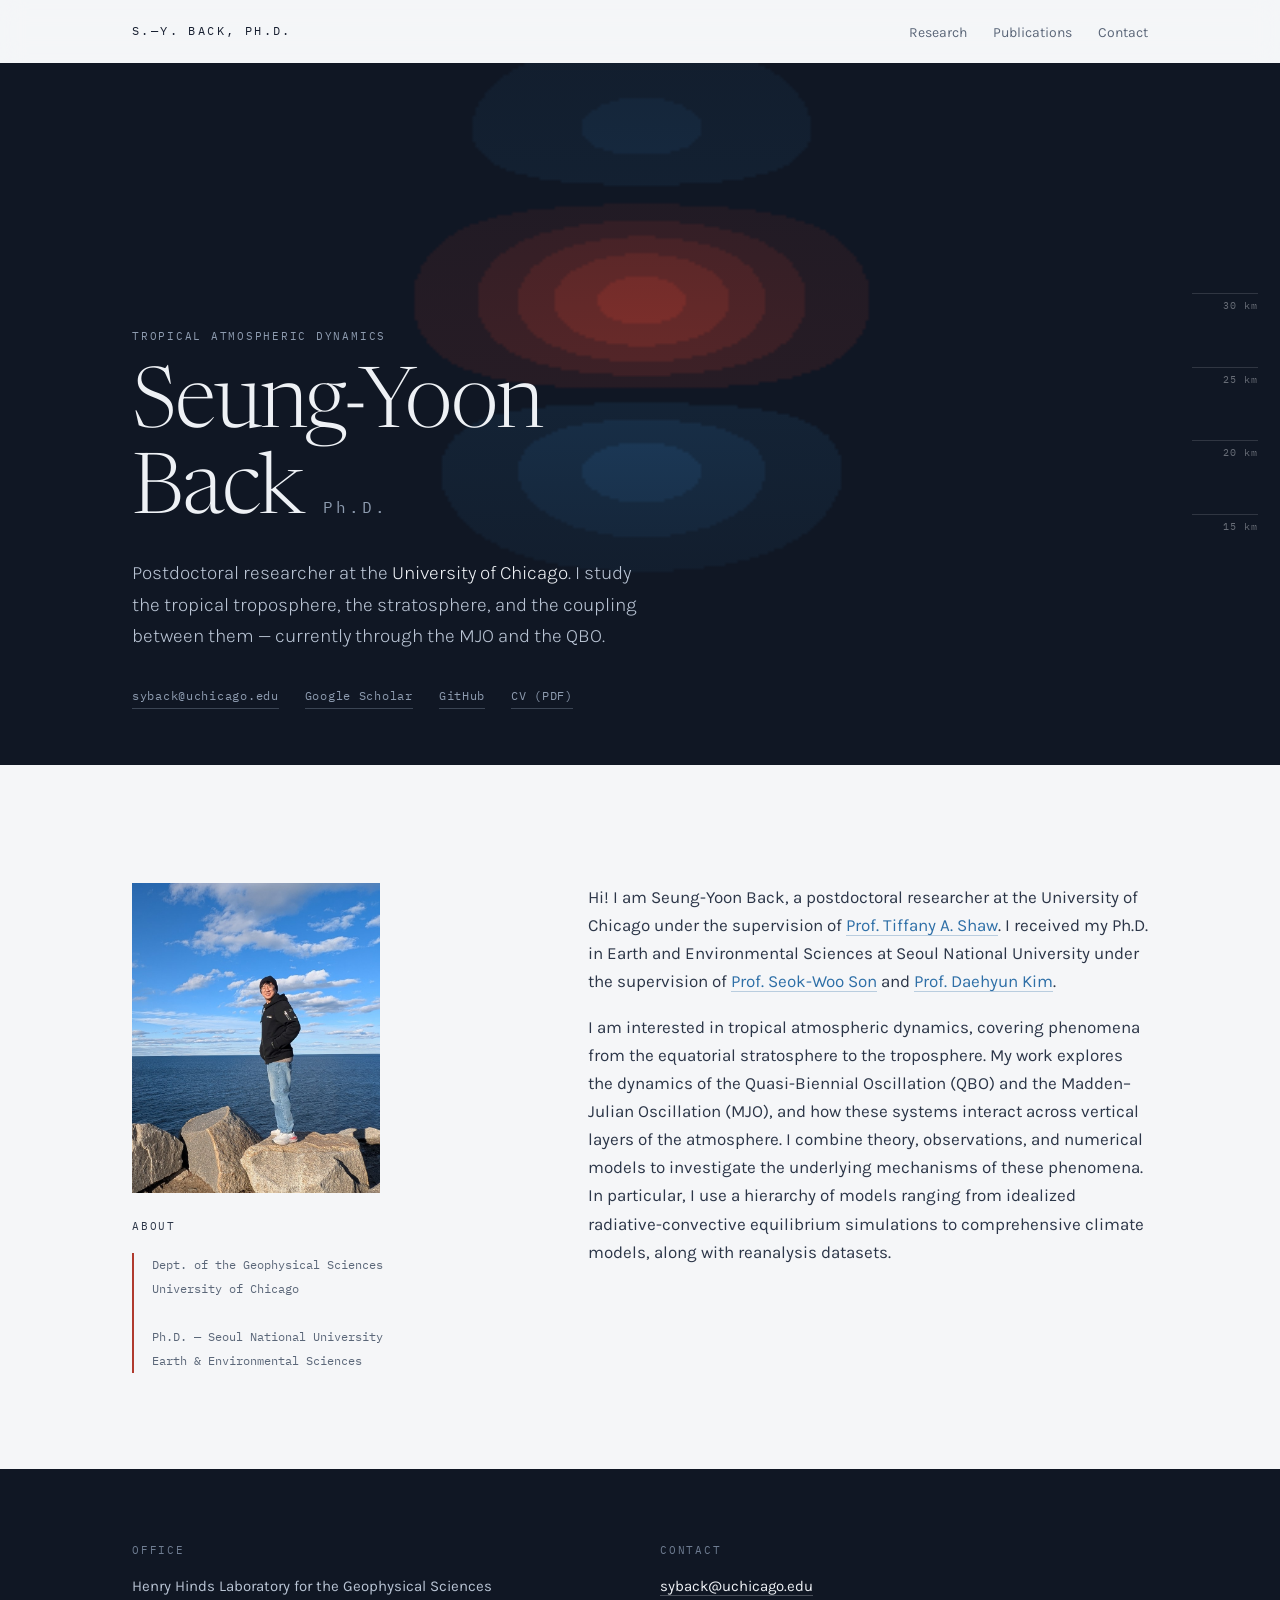
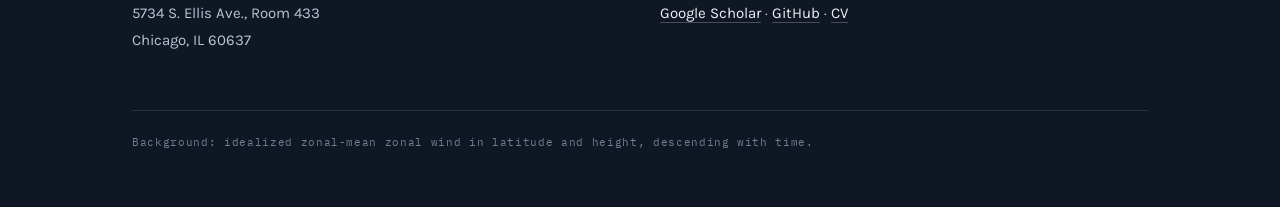
<file: index.html>
<!DOCTYPE html>
<html lang="en">
<head>
<meta charset="utf-8">
<meta name="viewport" content="width=device-width, initial-scale=1">
<title>Seung-Yoon Back, Ph.D.</title>
<meta name="description" content="Seung-Yoon Back &mdash; postdoctoral researcher in tropical atmospheric dynamics at the University of Chicago.">
<link rel="preconnect" href="https://fonts.googleapis.com">
<link rel="preconnect" href="https://fonts.gstatic.com" crossorigin>
<link href="https://fonts.googleapis.com/css2?family=Newsreader:ital,opsz,wght@0,6..72,300;0,6..72,400;0,6..72,500;1,6..72,300&family=Karla:wght@300;400;500;600&family=IBM+Plex+Mono:wght@400;500&display=swap" rel="stylesheet">
<link rel="stylesheet" href="style.css">
</head>
<body>

<nav class="nav" id="nav">
  <div class="wrap">
    <a class="brand" href="index.html">S.&mdash;Y. Back, ph.d.</a>
    <ul>
      <li><a href="research.html">Research</a></li>
      <li><a href="publications.html">Publications</a></li>
      <li><a href="#contact">Contact</a></li>
    </ul>
  </div>
</nav>
<header class="hero" id="top">
  <canvas id="qbo" aria-hidden="true"></canvas>
  <div class="axis" aria-hidden="true">
    <span>30 km</span><span>25 km</span><span>20 km</span><span>15 km</span>
  </div>
  <div class="wrap">
    <p class="eyebrow" style="color:#8e9cb0">Tropical atmospheric dynamics</p>
    <h1>Seung-Yoon<br>Back<span class="phd">Ph.D.</span></h1>
    <p class="role">Postdoctoral researcher at the <em>University of Chicago</em>. I study the tropical troposphere, the stratosphere, and the coupling between them &mdash; currently through the MJO and the QBO.</p>
    <div class="meta">
      <a href="mailto:syback@uchicago.edu">syback@uchicago.edu</a>
      <a href="https://scholar.google.com/citations?user=R025OCEAAAAJ&amp;hl=en">Google&nbsp;Scholar</a>
      <a href="https://github.com/syback">GitHub</a>
      <a href="Back_CV.pdf">CV&nbsp;(PDF)</a>
    </div>
  </div>
</header>

<section class="page" id="about">
  <div class="wrap">
    <div class="about reveal">
      <div>
        <figure class="portrait">
          <img src="images/photo.jpg" alt="Seung-Yoon Back"
               onerror="this.closest('.portrait').style.display='none'">
        </figure>
        <p class="eyebrow">About</p>
        <div class="side">
          Dept. of the Geophysical&nbsp;Sciences<br>
          University of Chicago<br><br>
          Ph.D. &mdash; Seoul National University<br>
          Earth &amp; Environmental Sciences
        </div>
      </div>
      <div>
        <p>Hi! I am Seung-Yoon Back, a postdoctoral researcher at the University of Chicago under the supervision of <a class="link" href="https://geosci.uchicago.edu/~tas1/">Prof. Tiffany A. Shaw</a>. I received my Ph.D. in Earth and Environmental Sciences at Seoul National University under the supervision of <a class="link" href="https://wcd.snu.ac.kr">Prof. Seok-Woo Son</a> and <a class="link" href="https://sites.google.com/snu.ac.kr/tropicalconvectionandwaves">Prof. Daehyun Kim</a>.</p>
        <p>I am interested in tropical atmospheric dynamics, covering phenomena from the equatorial stratosphere to the troposphere. My work explores the dynamics of the Quasi-Biennial Oscillation (QBO) and the Madden&ndash;Julian Oscillation (MJO), and how these systems interact across vertical layers of the atmosphere. I combine theory, observations, and numerical models to investigate the underlying mechanisms of these phenomena. In particular, I use a hierarchy of models ranging from idealized radiative-convective equilibrium simulations to comprehensive climate models, along with reanalysis datasets.</p>
      </div>
    </div>
  </div>
</section>

<footer id="contact">
  <div class="wrap">
    <div class="cols">
      <div>
        <h4>Office</h4>
        <p>Henry Hinds Laboratory for the Geophysical Sciences<br>
        5734 S. Ellis Ave., Room 433<br>
        Chicago, IL 60637</p>
      </div>
      <div>
        <h4>Contact</h4>
        <p><a href="mailto:syback@uchicago.edu">syback@uchicago.edu</a><br>
        <a href="https://scholar.google.com/citations?user=R025OCEAAAAJ&amp;hl=en">Google Scholar</a> ·
        <a href="https://github.com/syback">GitHub</a> ·
        <a href="Back_CV.pdf">CV</a></p>
      </div>
    </div>
    <div class="colophon">
      Background: idealized zonal-mean zonal wind in latitude and height, descending with time.
    </div>
  </div>
</footer>

<script src="main.js"></script>
</body>
</html>
</file>
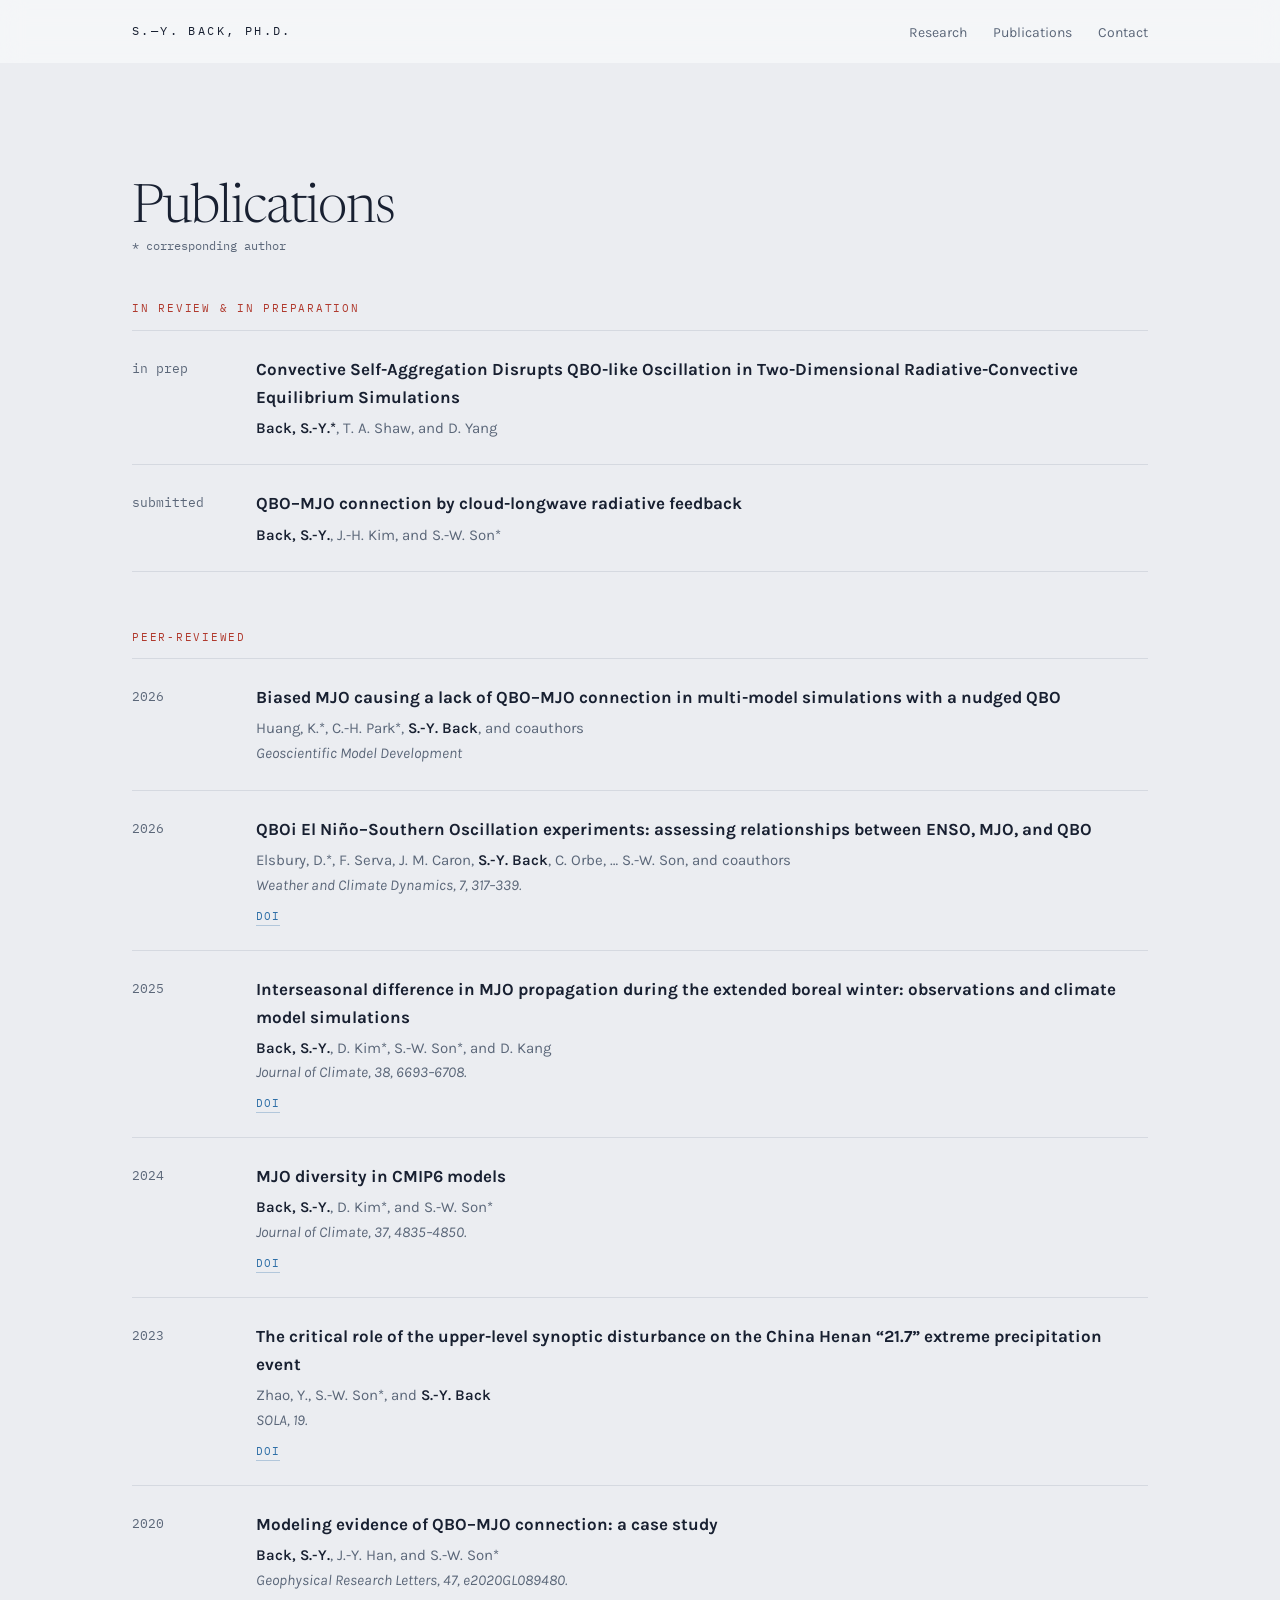
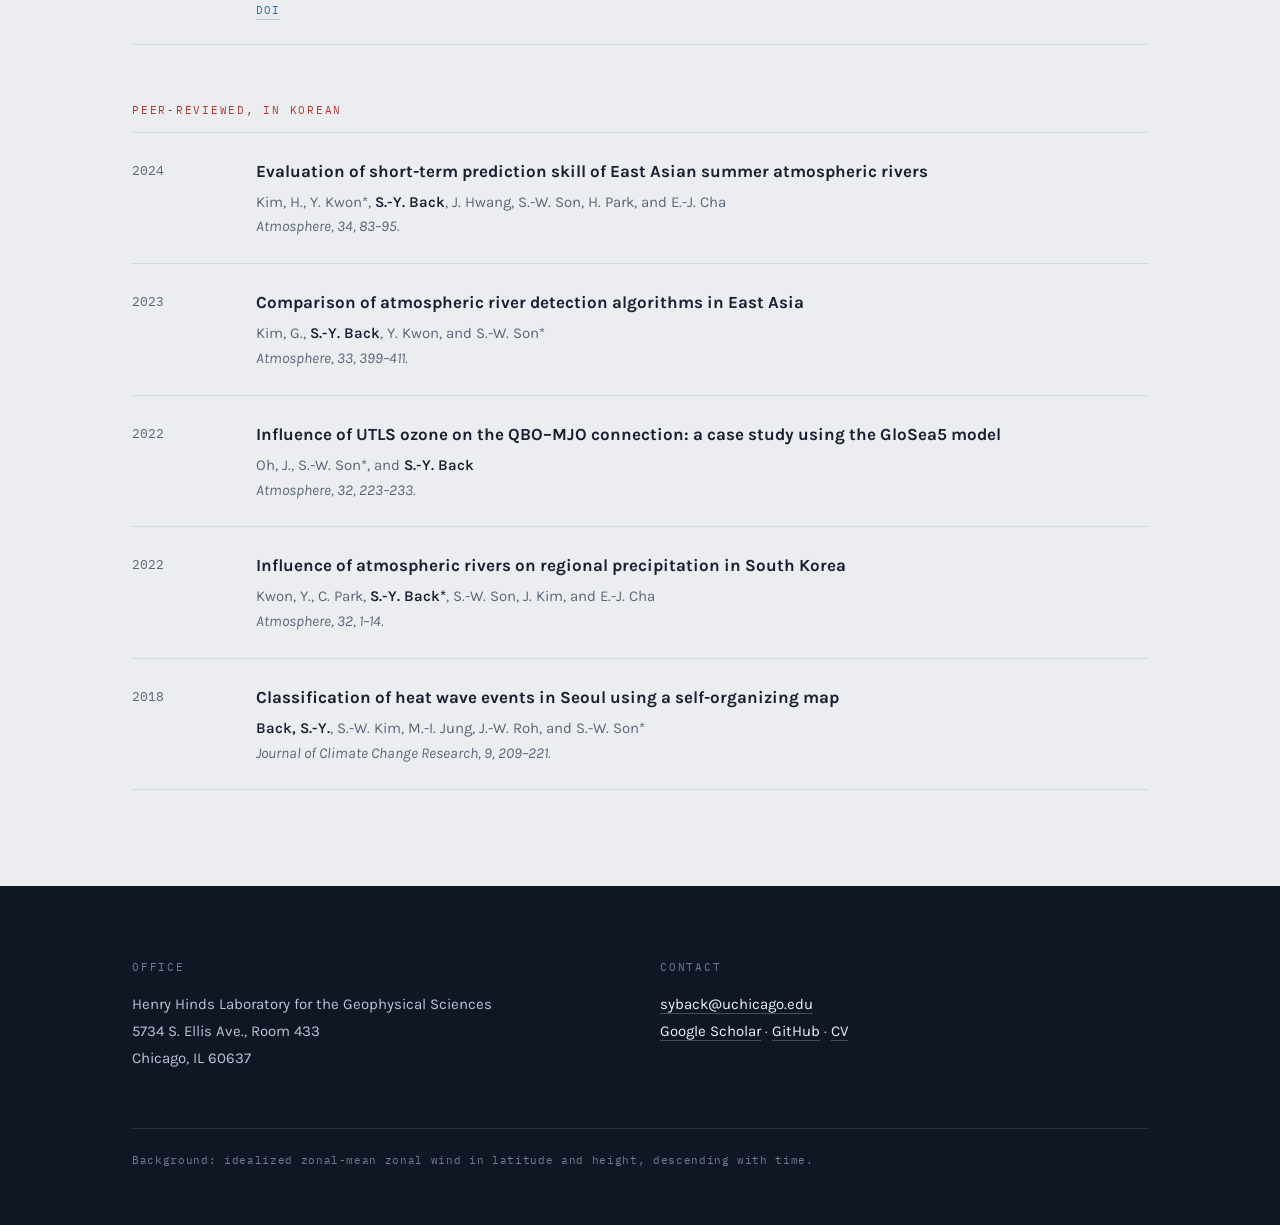
<file: publications.html>
<!DOCTYPE html>
<html lang="en">
<head>
<meta charset="utf-8">
<meta name="viewport" content="width=device-width, initial-scale=1">
<title>Publications &middot; Seung-Yoon Back</title>
<meta name="description" content="Peer-reviewed publications of Seung-Yoon Back on the QBO, the MJO, and tropical atmospheric dynamics.">
<link rel="preconnect" href="https://fonts.googleapis.com">
<link rel="preconnect" href="https://fonts.gstatic.com" crossorigin>
<link href="https://fonts.googleapis.com/css2?family=Newsreader:ital,opsz,wght@0,6..72,300;0,6..72,400;0,6..72,500;1,6..72,300&family=Karla:wght@300;400;500;600&family=IBM+Plex+Mono:wght@400;500&display=swap" rel="stylesheet">
<link rel="stylesheet" href="style.css">
</head>
<body>

<nav class="nav" id="nav">
  <div class="wrap">
    <a class="brand" href="index.html">S.&mdash;Y. Back, ph.d.</a>
    <ul>
      <li><a href="research.html">Research</a></li>
      <li><a href="publications.html" class="active">Publications</a></li>
      <li><a href="#contact">Contact</a></li>
    </ul>
  </div>
</nav>
<section class="page" id="publications">
  <div class="wrap">
    <h1 class="reveal">Publications</h1>

    <p class="legend reveal">* corresponding author</p>

    <h3 class="pubgroup first reveal">In review &amp; in preparation</h3>
    <ul class="pubs">
      <li class="reveal">
        <div class="yr">in prep</div>
        <div>
          <strong class="title">Convective Self-Aggregation Disrupts QBO-like Oscillation in Two-Dimensional Radiative-Convective Equilibrium Simulations</strong>
          <div class="authors"><strong>Back, S.-Y.*</strong>, T. A. Shaw, and D. Yang</div>
        </div>
      </li>
      <li class="reveal">
        <div class="yr">submitted</div>
        <div>
          <strong class="title">QBO–MJO connection by cloud-longwave radiative feedback </strong>
          <div class="authors"><strong>Back, S.-Y.</strong>, J.-H. Kim, and S.-W. Son*</div>
        </div>
      </li>      
    </ul>

    <h3 class="pubgroup reveal">Peer-reviewed</h3>
    <ul class="pubs">
      <li class="reveal">
        <div class="yr">2026</div>
        <div>
          <strong class="title">Biased MJO causing a lack of QBO&ndash;MJO connection in multi-model simulations with a nudged QBO</strong>
          <div class="authors">Huang, K.*, C.-H. Park*, <strong>S.-Y. Back</strong>, and coauthors</div>
          <div class="venue">Geoscientific Model Development</div>
        </div>
      </li>
      <li class="reveal">
        <div class="yr">2026</div>
        <div>
          <strong class="title">QBOi El Ni&ntilde;o&ndash;Southern Oscillation experiments: assessing relationships between ENSO, MJO, and QBO</strong>
          <div class="authors">Elsbury, D.*, F. Serva, J. M. Caron, <strong>S.-Y. Back</strong>, C. Orbe, &hellip; S.-W. Son, and coauthors</div>
          <div class="venue">Weather and Climate Dynamics, 7, 317&ndash;339.</div>
          <div class="tags"><a href="https://doi.org/10.5194/wcd-7-317-2026">DOI</a></div>
        </div>
      </li>
      <li class="reveal">
        <div class="yr">2025</div>
        <div>
          <strong class="title">Interseasonal difference in MJO propagation during the extended boreal winter: observations and climate model simulations</strong>
          <div class="authors"><strong>Back, S.-Y.</strong>, D. Kim*, S.-W. Son*, and D. Kang</div>
          <div class="venue">Journal of Climate, 38, 6693&ndash;6708.</div>
          <div class="tags"><a href="https://doi.org/10.1175/JCLI-D-25-0097.1">DOI</a></div>
        </div>
      </li>
      <li class="reveal">
        <div class="yr">2024</div>
        <div>
          <strong class="title">MJO diversity in CMIP6 models</strong>
          <div class="authors"><strong>Back, S.-Y.</strong>, D. Kim*, and S.-W. Son*</div>
          <div class="venue">Journal of Climate, 37, 4835&ndash;4850.</div>
          <div class="tags"><a href="https://doi.org/10.1175/JCLI-D-23-0656.1">DOI</a></div>
        </div>
      </li>
      <li class="reveal">
        <div class="yr">2023</div>
        <div>
          <strong class="title">The critical role of the upper-level synoptic disturbance on the China Henan &ldquo;21.7&rdquo; extreme precipitation event</strong>
          <div class="authors">Zhao, Y., S.-W. Son*, and <strong>S.-Y. Back</strong></div>
          <div class="venue">SOLA, 19.</div>
          <div class="tags"><a href="https://doi.org/10.2151/sola.2023-006">DOI</a></div>
        </div>
      </li>
      <li class="reveal">
        <div class="yr">2020</div>
        <div>
          <strong class="title">Modeling evidence of QBO&ndash;MJO connection: a case study</strong>
          <div class="authors"><strong>Back, S.-Y.</strong>, J.-Y. Han, and S.-W. Son*</div>
          <div class="venue">Geophysical Research Letters, 47, e2020GL089480.</div>
          <div class="tags"><a href="https://doi.org/10.1029/2020GL089480">DOI</a></div>
        </div>
      </li>
    </ul>

    <h3 class="pubgroup reveal">Peer-reviewed, in Korean</h3>
    <ul class="pubs">
      <li class="reveal">
        <div class="yr">2024</div>
        <div>
          <strong class="title">Evaluation of short-term prediction skill of East Asian summer atmospheric rivers</strong>
          <div class="authors">Kim, H., Y. Kwon*, <strong>S.-Y. Back</strong>, J. Hwang, S.-W. Son, H. Park, and E.-J. Cha</div>
          <div class="venue">Atmosphere, 34, 83&ndash;95.</div>
        </div>
      </li>
      <li class="reveal">
        <div class="yr">2023</div>
        <div>
          <strong class="title">Comparison of atmospheric river detection algorithms in East Asia</strong>
          <div class="authors">Kim, G., <strong>S.-Y. Back</strong>, Y. Kwon, and S.-W. Son*</div>
          <div class="venue">Atmosphere, 33, 399&ndash;411.</div>
        </div>
      </li>
      <li class="reveal">
        <div class="yr">2022</div>
        <div>
          <strong class="title">Influence of UTLS ozone on the QBO&ndash;MJO connection: a case study using the GloSea5 model</strong>
          <div class="authors">Oh, J., S.-W. Son*, and <strong>S.-Y. Back</strong></div>
          <div class="venue">Atmosphere, 32, 223&ndash;233.</div>
        </div>
      </li>
      <li class="reveal">
        <div class="yr">2022</div>
        <div>
          <strong class="title">Influence of atmospheric rivers on regional precipitation in South Korea</strong>
          <div class="authors">Kwon, Y., C. Park, <strong>S.-Y. Back*</strong>, S.-W. Son, J. Kim, and E.-J. Cha</div>
          <div class="venue">Atmosphere, 32, 1&ndash;14.</div>
        </div>
      </li>
      <li class="reveal">
        <div class="yr">2018</div>
        <div>
          <strong class="title">Classification of heat wave events in Seoul using a self-organizing map</strong>
          <div class="authors"><strong>Back, S.-Y.</strong>, S.-W. Kim, M.-I. Jung, J.-W. Roh, and S.-W. Son*</div>
          <div class="venue">Journal of Climate Change Research, 9, 209&ndash;221.</div>
        </div>
      </li>
    </ul>
  </div>
</section>

<footer id="contact">
  <div class="wrap">
    <div class="cols">
      <div>
        <h4>Office</h4>
        <p>Henry Hinds Laboratory for the Geophysical Sciences<br>
        5734 S. Ellis Ave., Room 433<br>
        Chicago, IL 60637</p>
      </div>
      <div>
        <h4>Contact</h4>
        <p><a href="mailto:syback@uchicago.edu">syback@uchicago.edu</a><br>
        <a href="https://scholar.google.com/citations?user=R025OCEAAAAJ&amp;hl=en">Google Scholar</a> ·
        <a href="https://github.com/syback">GitHub</a> ·
        <a href="Back_CV.pdf">CV</a></p>
      </div>
    </div>
    <div class="colophon">
      Background: idealized zonal-mean zonal wind in latitude and height, descending with time.
    </div>
  </div>
</footer>

<script src="main.js"></script>
</body>
</html>
</file>
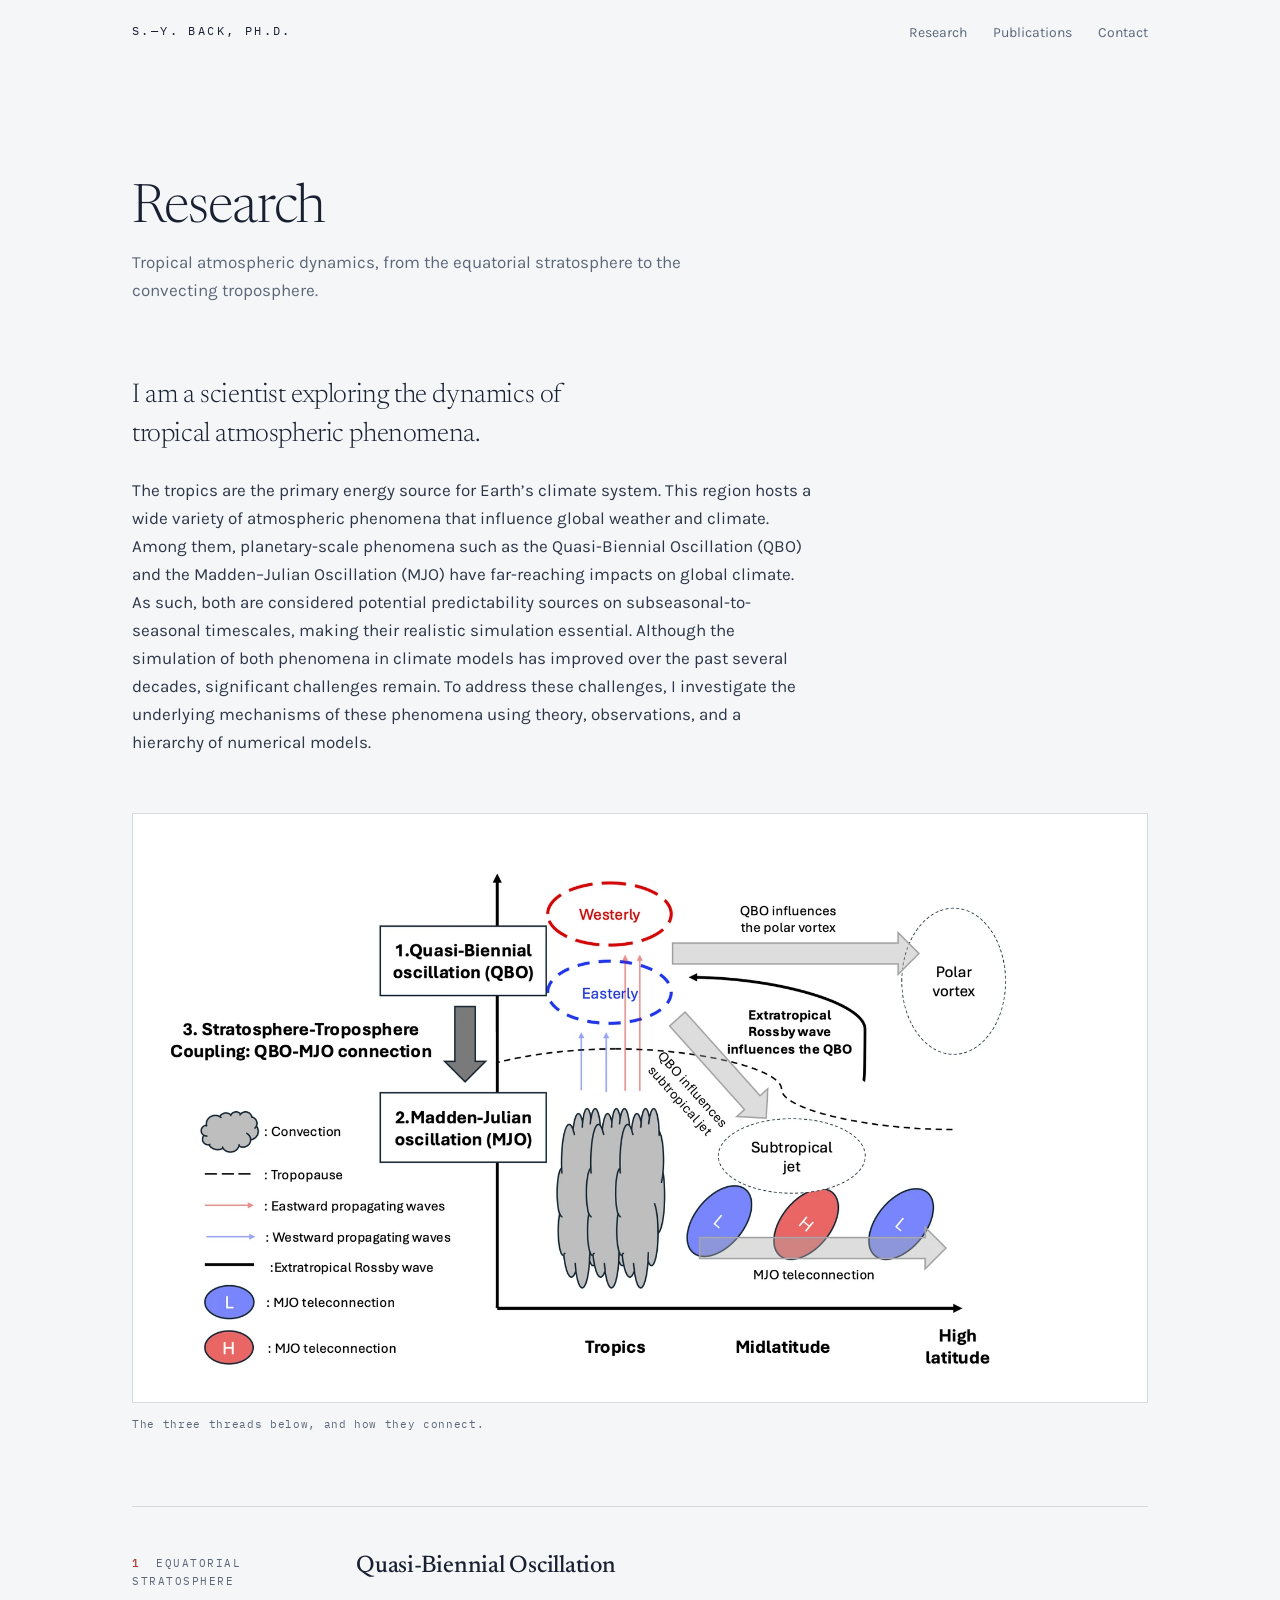
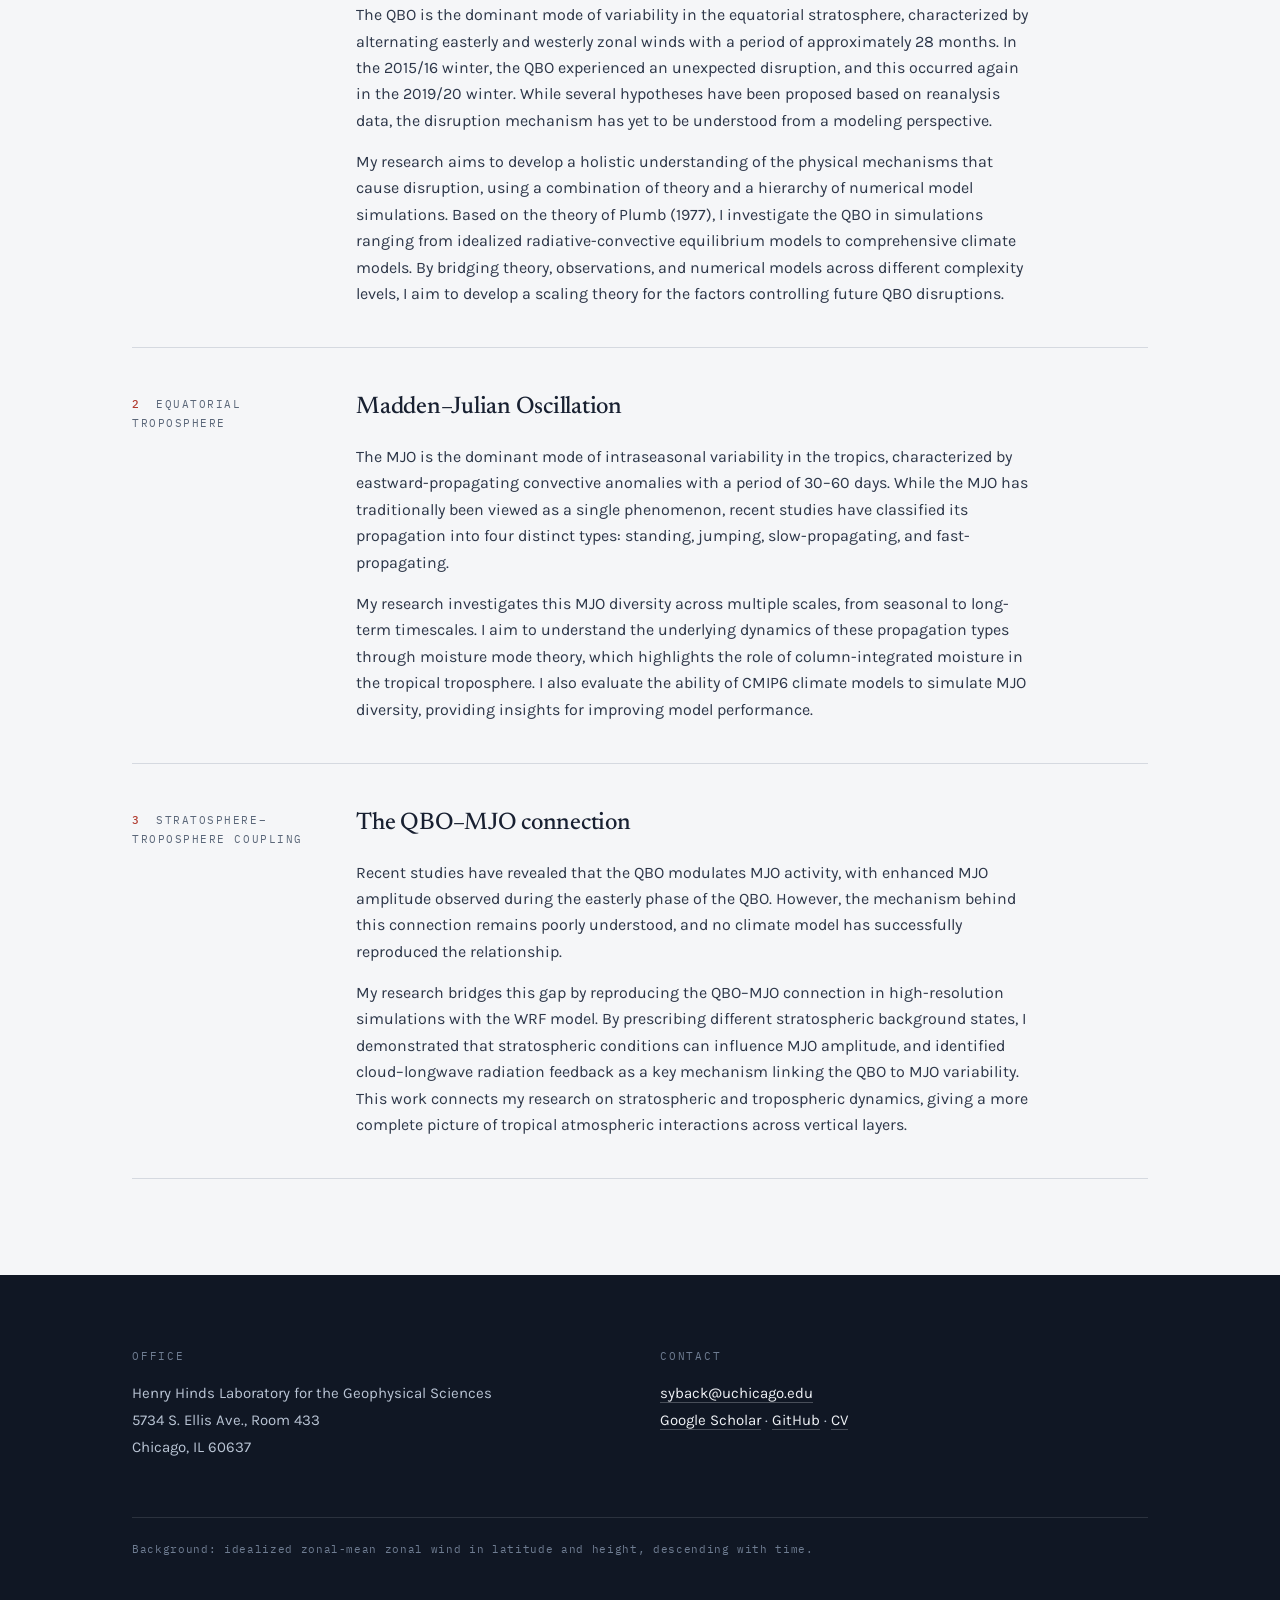
<file: research.html>
<!DOCTYPE html>
<html lang="en">
<head>
<meta charset="utf-8">
<meta name="viewport" content="width=device-width, initial-scale=1">
<title>Research &middot; Seung-Yoon Back</title>
<meta name="description" content="Research on the Quasi-Biennial Oscillation, the Madden-Julian Oscillation, and stratosphere-troposphere coupling.">
<link rel="preconnect" href="https://fonts.googleapis.com">
<link rel="preconnect" href="https://fonts.gstatic.com" crossorigin>
<link href="https://fonts.googleapis.com/css2?family=Newsreader:ital,opsz,wght@0,6..72,300;0,6..72,400;0,6..72,500;1,6..72,300&family=Karla:wght@300;400;500;600&family=IBM+Plex+Mono:wght@400;500&display=swap" rel="stylesheet">
<link rel="stylesheet" href="style.css">
</head>
<body>

<nav class="nav" id="nav">
  <div class="wrap">
    <a class="brand" href="index.html">S.&mdash;Y. Back, ph.d.</a>
    <ul>
      <li><a href="research.html" class="active">Research</a></li>
      <li><a href="publications.html">Publications</a></li>
      <li><a href="#contact">Contact</a></li>
    </ul>
  </div>
</nav>
<section class="page" id="research">
  <div class="wrap">
    <h1 class="reveal">Research</h1>
    <p class="standfirst reveal">Tropical atmospheric dynamics, from the equatorial stratosphere to the convecting troposphere.</p>
    <p class="lead reveal">I am a scientist exploring the dynamics of tropical atmospheric phenomena.</p>
    <p class="reveal">The tropics are the primary energy source for Earth&rsquo;s climate system. This region hosts a wide variety of atmospheric phenomena that influence global weather and climate. Among them, planetary-scale phenomena such as the Quasi-Biennial Oscillation (QBO) and the Madden&ndash;Julian Oscillation (MJO) have far-reaching impacts on global climate. As such, both are considered potential predictability sources on subseasonal-to-seasonal timescales, making their realistic simulation essential. Although the simulation of both phenomena in climate models has improved over the past several decades, significant challenges remain. To address these challenges, I investigate the underlying mechanisms of these phenomena using theory, observations, and a hierarchy of numerical models.</p>

    <figure class="schematic reveal">
      <a href="images/research-overview.png" title="Open full size">
        <picture>
          <source srcset="images/research-overview.webp" type="image/webp">
          <img src="images/research-overview.png" width="1700" height="957"
               alt="Schematic of the QBO, the MJO, and their coupling across the tropical stratosphere and troposphere.">
        </picture>
      </a>
      <figcaption>The three threads below, and how they connect.</figcaption>
    </figure>

    <div class="themes">
      <div class="theme reveal">
        <div class="theme-label"><span>1</span> Equatorial<br>stratosphere</div>
        <div>
          <h3>Quasi-Biennial Oscillation</h3>
          <p>The QBO is the dominant mode of variability in the equatorial stratosphere, characterized by alternating easterly and westerly zonal winds with a period of approximately 28 months. In the 2015/16 winter, the QBO experienced an unexpected disruption, and this occurred again in the 2019/20 winter. While several hypotheses have been proposed based on reanalysis data, the disruption mechanism has yet to be understood from a modeling perspective.</p>
          <p>My research aims to develop a holistic understanding of the physical mechanisms that cause disruption, using a combination of theory and a hierarchy of numerical model simulations. Based on the theory of Plumb (1977), I investigate the QBO in simulations ranging from idealized radiative-convective equilibrium models to comprehensive climate models. By bridging theory, observations, and numerical models across different complexity levels, I aim to develop a scaling theory for the factors controlling future QBO disruptions.</p>
        </div>
      </div>

      <div class="theme reveal">
        <div class="theme-label"><span>2</span> Equatorial<br>troposphere</div>
        <div>
          <h3>Madden&ndash;Julian Oscillation</h3>
          <p>The MJO is the dominant mode of intraseasonal variability in the tropics, characterized by eastward-propagating convective anomalies with a period of 30&ndash;60 days. While the MJO has traditionally been viewed as a single phenomenon, recent studies have classified its propagation into four distinct types: standing, jumping, slow-propagating, and fast-propagating.</p>
          <p>My research investigates this MJO diversity across multiple scales, from seasonal to long-term timescales. I aim to understand the underlying dynamics of these propagation types through moisture mode theory, which highlights the role of column-integrated moisture in the tropical troposphere. I also evaluate the ability of CMIP6 climate models to simulate MJO diversity, providing insights for improving model performance.</p>
        </div>
      </div>

      <div class="theme reveal">
        <div class="theme-label"><span>3</span> Stratosphere&ndash;<br>troposphere coupling</div>
        <div>
          <h3>The QBO&ndash;MJO connection</h3>
          <p>Recent studies have revealed that the QBO modulates MJO activity, with enhanced MJO amplitude observed during the easterly phase of the QBO. However, the mechanism behind this connection remains poorly understood, and no climate model has successfully reproduced the relationship.</p>
          <p>My research bridges this gap by reproducing the QBO&ndash;MJO connection in high-resolution simulations with the WRF model. By prescribing different stratospheric background states, I demonstrated that stratospheric conditions can influence MJO amplitude, and identified cloud&ndash;longwave radiation feedback as a key mechanism linking the QBO to MJO variability. This work connects my research on stratospheric and tropospheric dynamics, giving a more complete picture of tropical atmospheric interactions across vertical layers.</p>
        </div>
      </div>
    </div>
  </div>
</section>

<footer id="contact">
  <div class="wrap">
    <div class="cols">
      <div>
        <h4>Office</h4>
        <p>Henry Hinds Laboratory for the Geophysical Sciences<br>
        5734 S. Ellis Ave., Room 433<br>
        Chicago, IL 60637</p>
      </div>
      <div>
        <h4>Contact</h4>
        <p><a href="mailto:syback@uchicago.edu">syback@uchicago.edu</a><br>
        <a href="https://scholar.google.com/citations?user=R025OCEAAAAJ&amp;hl=en">Google Scholar</a> ·
        <a href="https://github.com/syback">GitHub</a> ·
        <a href="Back_CV.pdf">CV</a></p>
      </div>
    </div>
    <div class="colophon">
      Background: idealized zonal-mean zonal wind in latitude and height, descending with time.
    </div>
  </div>
</footer>

<script src="main.js"></script>
</body>
</html>
</file>
<file: style.css>
:root{
  --ink:#101724;
  --ink-soft:#1b2536;
  --paper:#f5f6f8;
  --paper-2:#ebedf1;
  --text:#182031;
  --muted:#5b6779;
  --line:#d5d9e0;
  --westerly:#2e6fa7;
  --easterly:#b03a2e;
  --maxw:1080px;
}

*{box-sizing:border-box}
html{scroll-behavior:smooth}
body{
  margin:0;
  background:var(--paper);
  color:var(--text);
  font-family:"Karla",system-ui,sans-serif;
  font-size:17px;
  line-height:1.65;
  -webkit-font-smoothing:antialiased;
}

/* ---------- shared bits ---------- */
.wrap{max-width:var(--maxw);margin:0 auto;padding:0 32px}
.eyebrow{
  font-family:"IBM Plex Mono",monospace;
  font-size:11px;letter-spacing:.16em;text-transform:uppercase;
  color:var(--muted);margin:0 0 20px;
}
h2{
  font-family:"Newsreader",Georgia,serif;
  font-weight:400;font-size:clamp(28px,4vw,40px);
  letter-spacing:-.01em;margin:0 0 28px;
}
a{color:inherit}
a.link{
  color:var(--westerly);text-decoration:none;
  border-bottom:1px solid rgba(46,111,167,.3);
  transition:border-color .2s;
}
a.link:hover{border-bottom-color:var(--westerly)}
:focus-visible{outline:2px solid var(--westerly);outline-offset:3px;border-radius:2px}

/* ---------- nav ---------- */
.nav{
  position:sticky;top:0;z-index:50;
  background:rgba(245,246,248,.82);
  backdrop-filter:blur(12px);
  border-bottom:1px solid transparent;
  transition:border-color .3s, background .3s;
}
.nav.stuck{border-bottom-color:var(--line)}
.nav .wrap{display:flex;align-items:center;justify-content:space-between;height:62px}
.brand{
  font-family:"IBM Plex Mono",monospace;font-size:12px;
  letter-spacing:.2em;text-transform:uppercase;text-decoration:none;
}
.nav ul{display:flex;gap:26px;list-style:none;margin:0;padding:0}
.nav ul a{
  font-size:14px;text-decoration:none;color:var(--muted);
  padding-bottom:3px;border-bottom:1px solid transparent;
  transition:color .2s,border-color .2s;
}
.nav ul a:hover{color:var(--text)}
.nav ul a.active{color:var(--text);border-bottom-color:var(--easterly)}
@media(max-width:640px){.nav ul{gap:16px}.nav ul a{font-size:13px}}

/* ---------- hero ---------- */
.hero{
  position:relative;overflow:hidden;
  background:var(--ink);color:#eef1f5;
  min-height:78vh;display:flex;align-items:flex-end;
  padding:120px 0 56px;
}
#qbo{
  position:absolute;inset:0;width:100%;height:100%;
  opacity:.9;
}
.hero::after{
  content:"";position:absolute;inset:0;
  background:linear-gradient(180deg,rgba(16,23,36,.55) 0%,rgba(16,23,36,.2) 45%,rgba(16,23,36,.9) 100%);
}
.hero .wrap{position:relative;z-index:2;width:100%}
.hero h1{
  font-family:"Newsreader",Georgia,serif;
  font-weight:300;font-size:clamp(44px,8vw,84px);
  line-height:1.02;letter-spacing:-.02em;margin:0 0 22px;
}
.hero h1 .phd{
  font-family:"IBM Plex Mono",monospace;
  font-size:clamp(12px,1.5vw,16px);font-weight:400;
  letter-spacing:.18em;color:#8e9cb0;
  vertical-align:baseline;margin-left:20px;white-space:nowrap;
}
.hero .role{
  font-size:clamp(16px,2.2vw,19px);color:#b9c4d4;
  max-width:46ch;margin:0 0 34px;font-weight:300;
}
.hero .role em{font-style:normal;color:#eef1f5}
.meta{
  display:flex;flex-wrap:wrap;gap:10px 26px;
  font-family:"IBM Plex Mono",monospace;font-size:12px;
  letter-spacing:.06em;color:#8e9cb0;
}
.meta a{text-decoration:none;border-bottom:1px solid rgba(142,156,176,.35);padding-bottom:2px}
.meta a:hover{color:#eef1f5;border-bottom-color:#eef1f5}

/* axis ticks over the hero — labels the field as a time-height section */
.axis{
  position:absolute;right:22px;top:0;bottom:0;z-index:2;
  display:flex;flex-direction:column;justify-content:center;gap:52px;
  font-family:"IBM Plex Mono",monospace;font-size:10px;
  letter-spacing:.1em;color:rgba(238,241,245,.4);
  text-align:right;pointer-events:none;
}
.axis span{display:block;border-top:1px solid rgba(238,241,245,.14);padding-top:4px;width:66px}
@media(max-width:760px){.axis{display:none}}

/* ---------- sections ---------- */
section{padding:104px 0}
#research{background:var(--paper)}
#publications{background:var(--paper-2)}

.about{display:grid;grid-template-columns:1fr 1.4fr;gap:56px;align-items:start}
@media(max-width:820px){.about{grid-template-columns:1fr;gap:28px}}
.about p{margin:0 0 18px;color:#2c3648}
.about p:last-child{margin-bottom:0}
.portrait{margin:0 0 24px;max-width:248px}
.portrait img{
  display:block;width:100%;aspect-ratio:4/5;object-fit:cover;
  background:var(--paper-2);
}
@media(max-width:820px){.portrait{max-width:190px}}
.about .side{
  font-family:"IBM Plex Mono",monospace;font-size:12px;line-height:2;
  color:var(--muted);border-left:2px solid var(--easterly);padding-left:18px;
}

.lead{
  font-family:"Newsreader",Georgia,serif;font-weight:300;
  font-size:clamp(21px,2.7vw,27px);line-height:1.45;letter-spacing:-.015em;
  max-width:34ch;margin:72px 0 0;
}
.lead + p{max-width:68ch;margin:22px 0 0;color:#2c3648}
.schematic{margin:56px 0 0}
.schematic a{display:block;background:#fff;border:1px solid var(--line);padding:20px}
.schematic img{display:block;width:100%;height:auto}
.schematic figcaption{
  font-family:"IBM Plex Mono",monospace;font-size:11px;line-height:1.7;
  letter-spacing:.06em;color:var(--muted);margin-top:12px;max-width:70ch;
}
@media(max-width:640px){.schematic a{padding:10px}}
.themes{margin-top:72px;border-top:1px solid var(--line)}
.theme{
  display:grid;grid-template-columns:190px 1fr;gap:34px;
  padding:40px 0;border-bottom:1px solid var(--line);
}
@media(max-width:760px){.theme{grid-template-columns:1fr;gap:12px}}
.theme-label span{
  color:var(--easterly);margin-right:7px;font-weight:500;
}
.theme-label{
  font-family:"IBM Plex Mono",monospace;font-size:11px;
  letter-spacing:.14em;text-transform:uppercase;color:var(--muted);
  padding-top:7px;line-height:1.7;
}
.theme h3{
  font-family:"Newsreader",Georgia,serif;font-weight:500;
  font-size:24px;margin:0 0 16px;letter-spacing:-.01em;
}
.theme p{margin:0 0 15px;color:#2c3648;font-size:16px;max-width:68ch}
.theme p:last-child{margin-bottom:0}

/* ---------- publications ---------- */
.pubs{list-style:none;margin:0;padding:0}
.pubs li{
  display:grid;grid-template-columns:96px 1fr;gap:28px;
  padding:24px 0;border-bottom:1px solid var(--line);
}
.legend{
  font-family:"IBM Plex Mono",monospace;font-size:12px;
  color:var(--muted);margin:-12px 0 44px;
}
.pubgroup{
  font-family:"IBM Plex Mono",monospace;font-size:11px;font-weight:400;
  letter-spacing:.16em;text-transform:uppercase;color:var(--easterly);
  margin:56px 0 0;padding-bottom:12px;border-bottom:1px solid var(--line);
}
.pubgroup.first{margin-top:0}
@media(max-width:640px){.pubs li{grid-template-columns:1fr;gap:6px}}
.pubs .yr{
  font-family:"IBM Plex Mono",monospace;font-size:13px;
  color:var(--muted);padding-top:3px;
}
.pubs .title{display:block;margin-bottom:5px}
.pubs .authors{color:var(--muted);font-size:15px}
.pubs .authors strong{color:var(--text);font-weight:600}
.pubs .venue{font-style:italic;color:var(--muted);font-size:15px}
.pubs .tags{margin-top:9px;display:flex;gap:14px}
.pubs .tags a{
  font-family:"IBM Plex Mono",monospace;font-size:11px;
  letter-spacing:.1em;text-transform:uppercase;text-decoration:none;
  color:var(--westerly);border-bottom:1px solid rgba(46,111,167,.3);
}

/* ---------- footer ---------- */
footer{background:var(--ink);color:#b9c4d4;padding:72px 0 56px}
footer .cols{display:grid;grid-template-columns:1fr 1fr;gap:40px}
@media(max-width:640px){footer .cols{grid-template-columns:1fr;gap:26px}}
footer h4{
  font-family:"IBM Plex Mono",monospace;font-size:11px;
  letter-spacing:.16em;text-transform:uppercase;
  color:#6f7d92;margin:0 0 14px;font-weight:400;
}
footer p{margin:0;font-size:15px;line-height:1.8}
footer a{color:#eef1f5;text-decoration:none;border-bottom:1px solid rgba(238,241,245,.25)}
.colophon{
  margin-top:56px;padding-top:22px;border-top:1px solid rgba(238,241,245,.12);
  font-family:"IBM Plex Mono",monospace;font-size:11px;color:#6f7d92;
  letter-spacing:.06em;
}

/* ---------- scroll reveal ---------- */
.reveal{opacity:0;transform:translateY(16px);transition:opacity .6s ease,transform .6s ease}
.reveal.in{opacity:1;transform:none}
@media(prefers-reduced-motion:reduce){
  html{scroll-behavior:auto}
  .reveal{opacity:1;transform:none;transition:none}
}

/* ---------- multi-page additions ---------- */
.page{padding:118px 0 96px;background:var(--paper)}
.page + .page{padding-top:0}
.page h1{
  font-family:"Newsreader",Georgia,serif;font-weight:300;
  font-size:clamp(34px,5.5vw,54px);letter-spacing:-.02em;
  margin:0 0 10px;line-height:1.05;
}
.page .standfirst{
  color:var(--muted);max-width:60ch;margin:0 0 8px;font-size:17px;
}
.teasers{margin-top:64px;border-top:1px solid var(--line)}
.teaser{
  display:grid;grid-template-columns:190px 1fr auto;gap:34px;align-items:baseline;
  padding:26px 0;border-bottom:1px solid var(--line);
  text-decoration:none;color:inherit;transition:background .18s;
}
.teaser:hover{background:rgba(46,111,167,.05)}
.teaser:hover .arrow{transform:translateX(4px)}
.teaser .arrow{
  font-family:"IBM Plex Mono",monospace;font-size:13px;color:var(--westerly);
  transition:transform .18s;
}
.teaser h3{
  font-family:"Newsreader",Georgia,serif;font-weight:500;font-size:21px;
  margin:0;letter-spacing:-.01em;
}
@media(max-width:760px){
  .teaser{grid-template-columns:1fr auto;gap:6px 16px}
  .teaser .theme-label{grid-column:1/-1}
}
.more{
  display:inline-block;margin-top:38px;text-decoration:none;
  font-family:"IBM Plex Mono",monospace;font-size:12px;
  letter-spacing:.12em;text-transform:uppercase;color:var(--westerly);
  border-bottom:1px solid rgba(46,111,167,.35);padding-bottom:3px;
}
</file>
